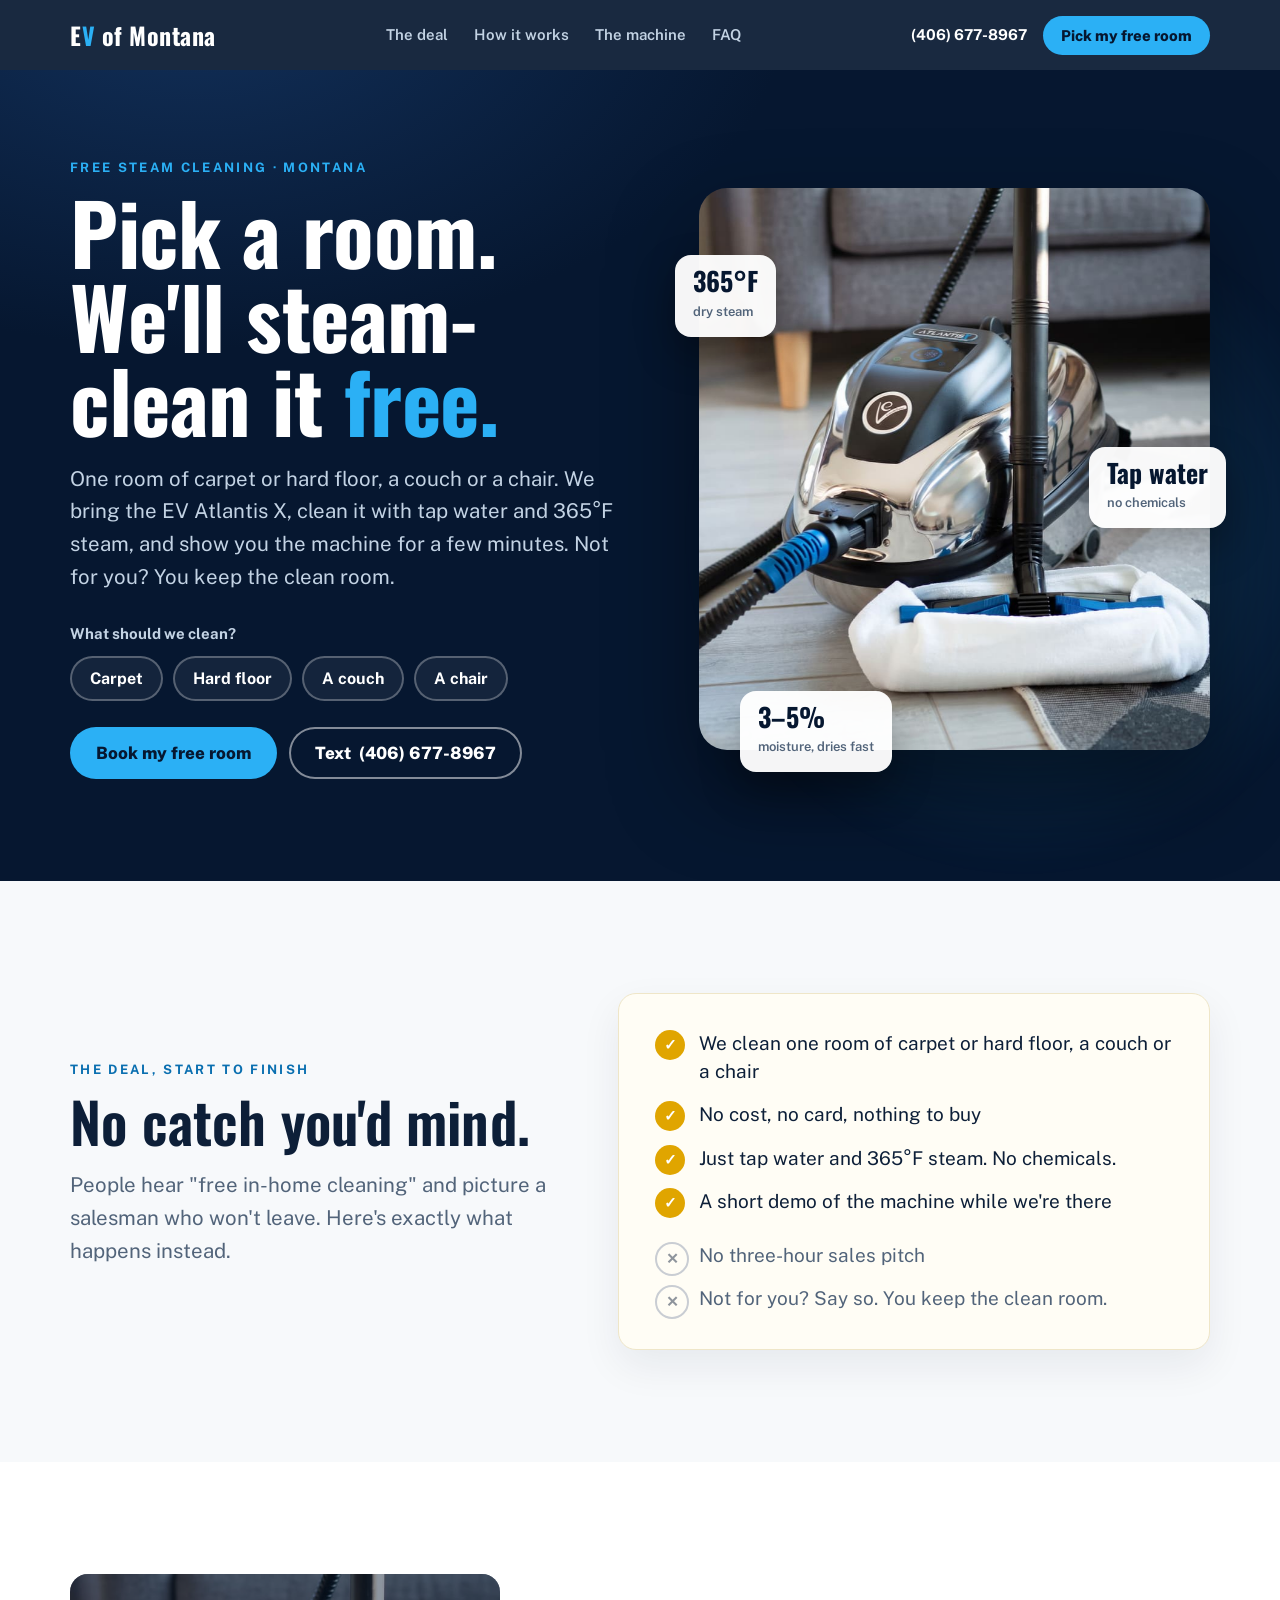
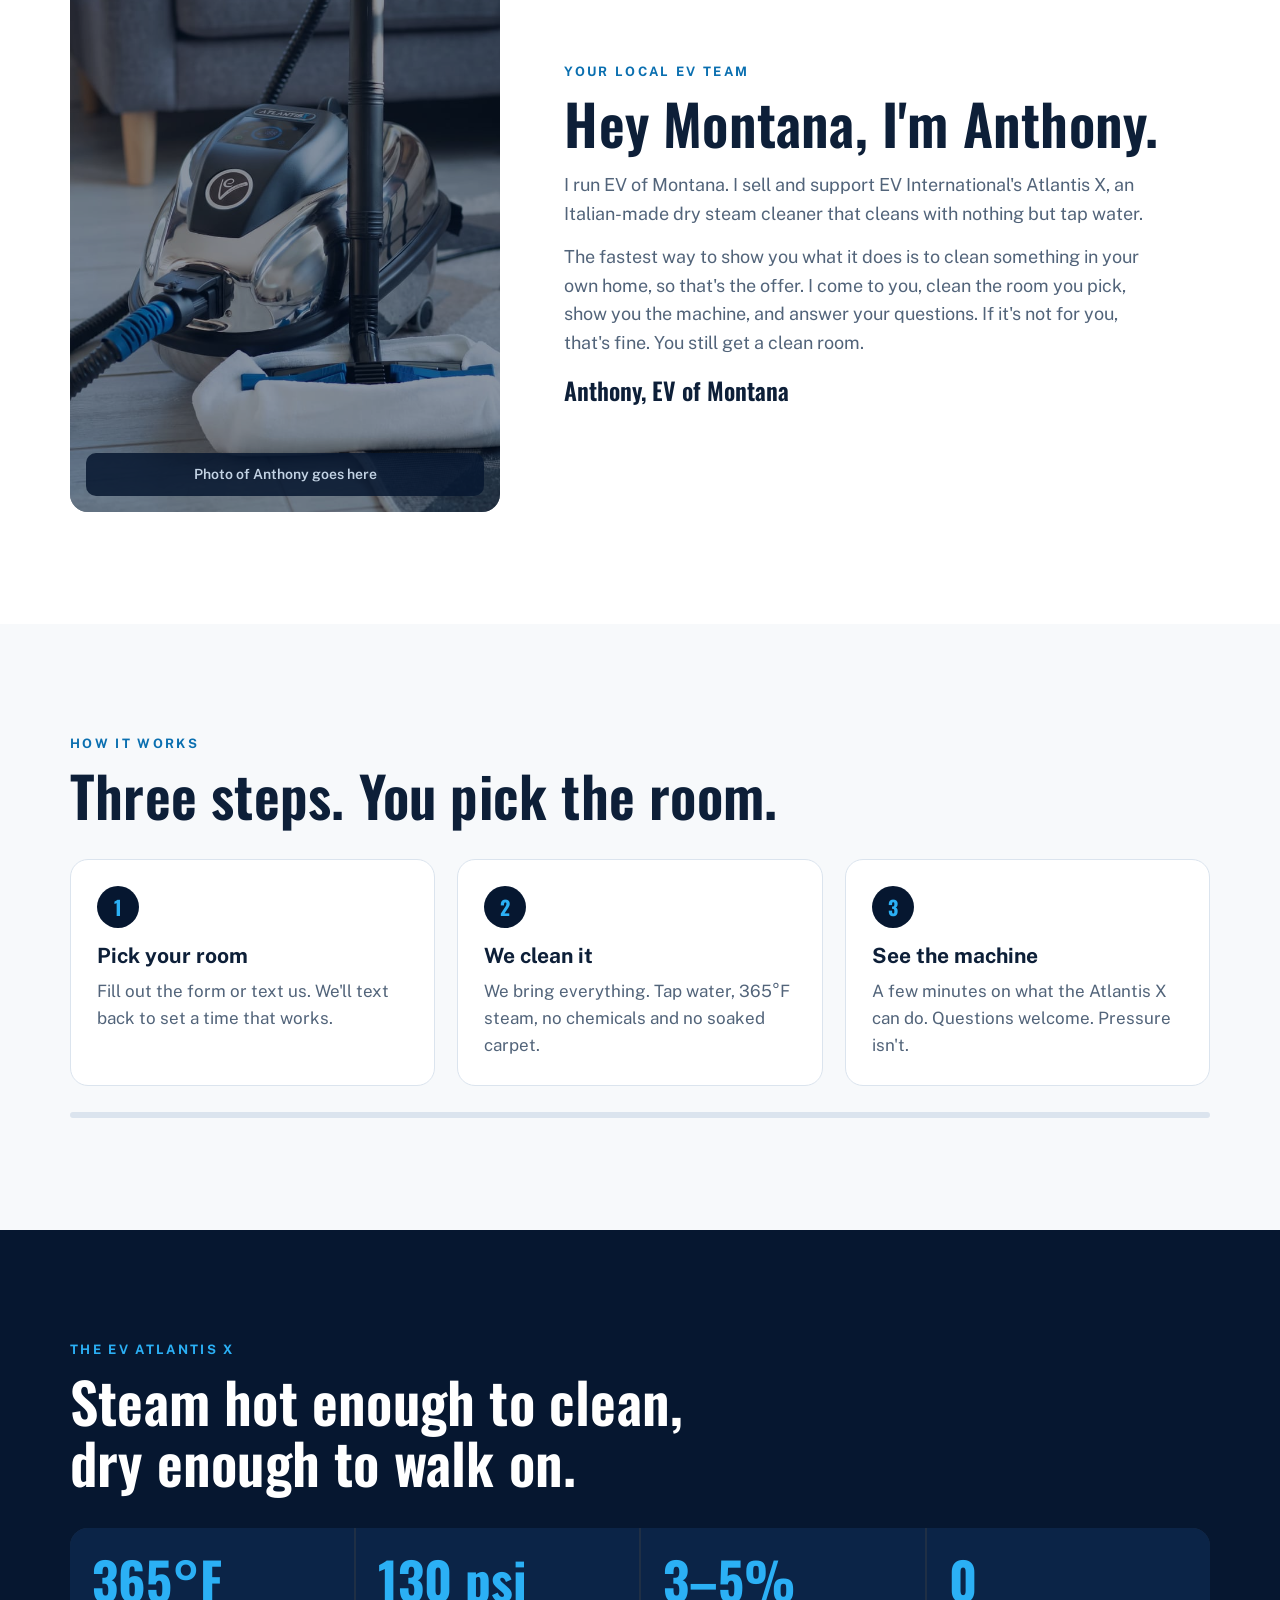
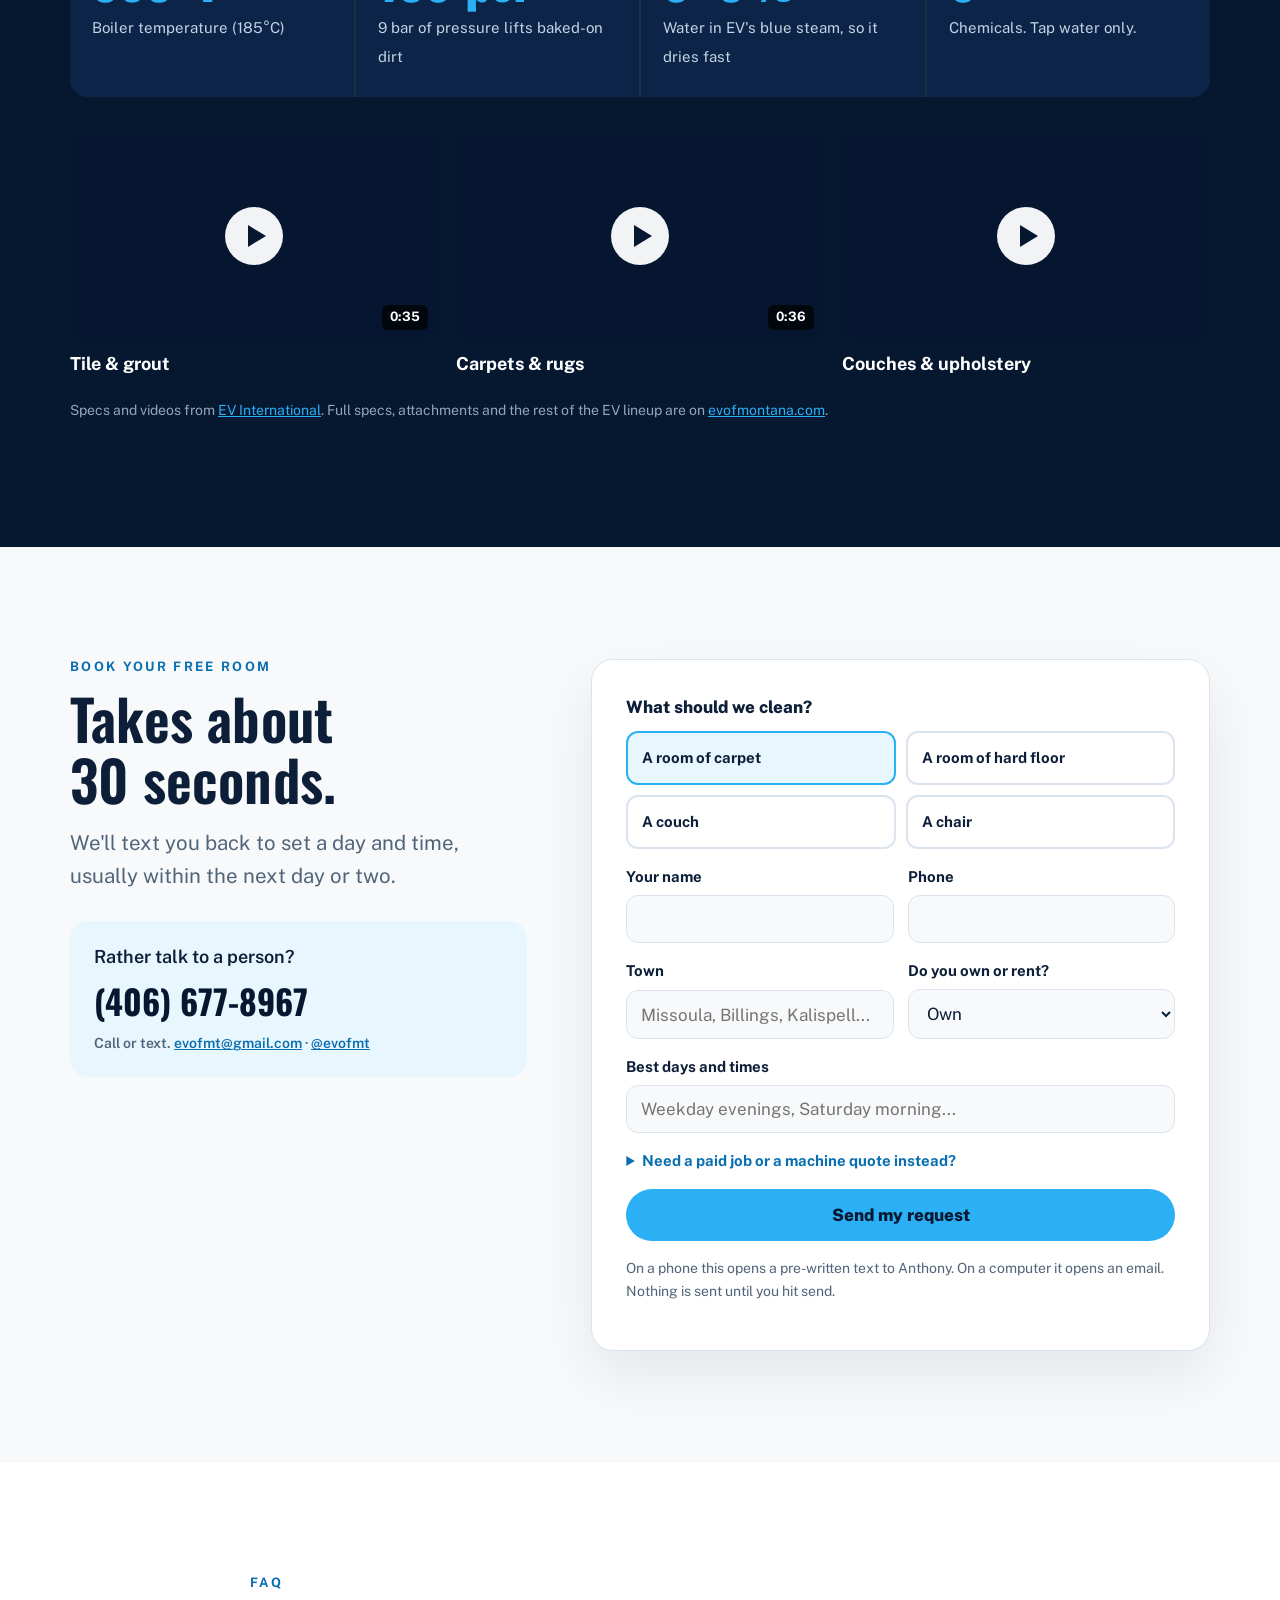
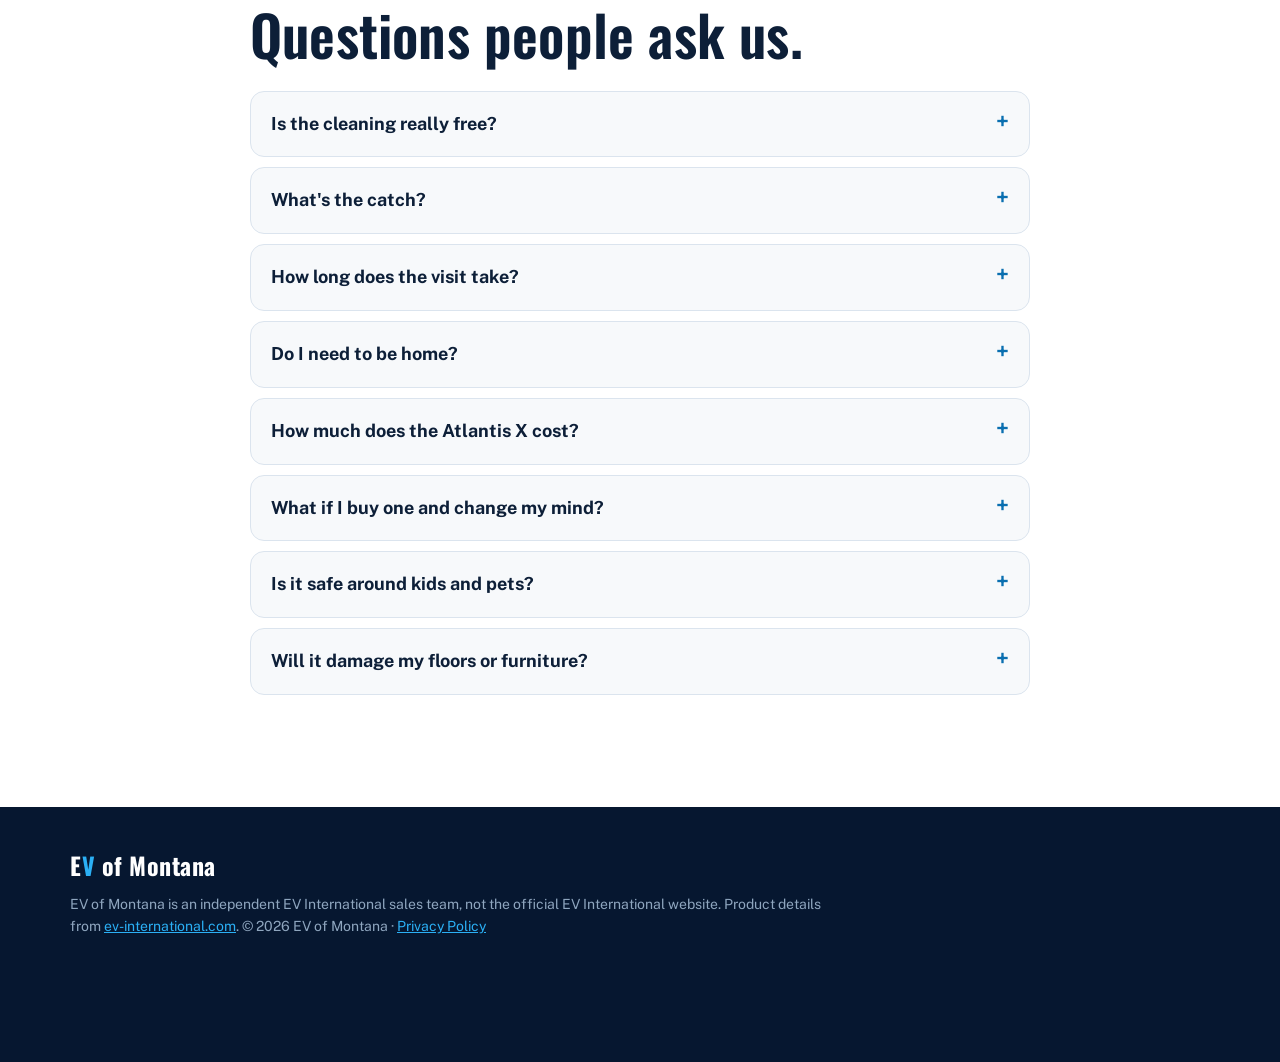
<file: index.html>
<!doctype html>
<html lang="en">
<head>
  <meta charset="utf-8">
  <meta name="viewport" content="width=device-width, initial-scale=1">
  <title>Free One-Room Steam Cleaning | EV of Montana</title>
  <meta name="description" content="Pick one room of carpet or hard floor, a couch or a chair. Anthony from EV of Montana steam-cleans it free with the EV Atlantis X and shows you the machine for a few minutes.">
  <!-- Preview build. Remove this line only if this version replaces evofmontana.com. -->
  <meta name="robots" content="noindex, nofollow">
  <meta property="og:title" content="Pick a room. We'll steam-clean it free. | EV of Montana">
  <meta property="og:description" content="One room of carpet or hard floor, a couch or a chair. Tap water and 365°F steam, plus a short demo of the EV Atlantis X.">
  <meta property="og:type" content="website">
  <meta property="og:image" content="og-image.jpg">
  <meta name="theme-color" content="#061730">
  <link rel="icon" href="favicon.ico" sizes="48x48">
  <link rel="icon" href="favicon.png" type="image/png" sizes="512x512">
  <link rel="apple-touch-icon" href="apple-touch-icon.png">
  <link rel="preconnect" href="https://fonts.googleapis.com">
  <link rel="preconnect" href="https://fonts.gstatic.com" crossorigin>
  <link href="https://fonts.googleapis.com/css2?family=Oswald:wght@500;600;700&family=Public+Sans:wght@400;500;600;700;800&display=swap" rel="stylesheet">
  <link rel="stylesheet" href="styles.css?v=1">
  <script>document.documentElement.classList.add("js");</script>
  <!-- META PIXEL goes here when Anthony's ad account exists (same block as the live site). -->
</head>
<body>

  <header class="nav" id="top">
    <div class="wrap nav-row">
      <a class="brand" href="#top" aria-label="EV of Montana, back to top">E<span>V</span> of Montana</a>
      <nav class="nav-links" aria-label="Main">
        <a href="#deal">The deal</a>
        <a href="#how">How it works</a>
        <a href="#steam">The machine</a>
        <a href="#faq">FAQ</a>
      </nav>
      <div class="nav-act">
        <a class="nav-tel js-tel" href="tel:+14066778967"><span class="js-phone">(406) 677-8967</span></a>
        <a class="btn btn-sm" href="#book">Pick my free room</a>
      </div>
    </div>
  </header>

  <main>
    <!-- HERO: the offer, with the room picker that pre-fills the form -->
    <section class="hero">
      <div class="hero-glow" aria-hidden="true"></div>
      <div class="wrap hero-grid">
        <div class="hero-copy">
          <p class="eyebrow">Free steam cleaning · Montana</p>
          <h1>Pick a room.<br>We'll steam-clean it <em>free.</em></h1>
          <p class="lead">One room of carpet or hard floor, a couch or a chair. We bring the EV Atlantis X, clean it with tap water and 365°F steam, and show you the machine for a few minutes. Not for you? You keep the clean room.</p>
          <div class="picker" role="group" aria-label="What should we clean?">
            <p class="picker-label">What should we clean?</p>
            <div class="chips">
              <button type="button" class="chip" data-pick="Free cleaning: a room of carpet">Carpet</button>
              <button type="button" class="chip" data-pick="Free cleaning: a room of hard floor or tile">Hard floor</button>
              <button type="button" class="chip" data-pick="Free cleaning: a couch">A couch</button>
              <button type="button" class="chip" data-pick="Free cleaning: a chair">A chair</button>
            </div>
          </div>
          <div class="hero-cta">
            <a class="btn" href="#book">Book my free room</a>
            <a class="btn btn-ghost js-sms" href="sms:+14066778967">Text <span class="js-phone">(406) 677-8967</span></a>
          </div>
        </div>
        <div class="hero-art" aria-hidden="true">
          <div class="frame"><img class="hero-img" src="img/atlantis.jpg" alt="" fetchpriority="high"></div>
          <div class="float f1"><b>365°F</b><span>dry steam</span></div>
          <div class="float f2"><b>Tap water</b><span>no chemicals</span></div>
          <div class="float f3"><b>3–5%</b><span>moisture, dries fast</span></div>
        </div>
      </div>
    </section>

    <!-- THE DEAL: same honest list as the ads -->
    <section class="section" id="deal">
      <div class="wrap deal-grid">
        <div>
          <p class="eyebrow dark">The deal, start to finish</p>
          <h2>No catch you'd mind.</h2>
          <p class="lead dark">People hear "free in-home cleaning" and picture a salesman who won't leave. Here's exactly what happens instead.</p>
        </div>
        <div class="note">
          <ul class="ticks">
            <li class="y">We clean one room of carpet or hard floor, a couch or a chair</li>
            <li class="y">No cost, no card, nothing to buy</li>
            <li class="y">Just tap water and 365°F steam. No chemicals.</li>
            <li class="y">A short demo of the machine while we're there</li>
            <li class="n">No three-hour sales pitch</li>
            <li class="n">Not for you? Say so. You keep the clean room.</li>
          </ul>
        </div>
      </div>
    </section>

    <!-- MEET ANTHONY: owner intro, the format the research says builds trust -->
    <section class="section tint" id="anthony">
      <div class="wrap owner">
        <div class="owner-photo">
          <img src="img/atlantis.jpg" alt="The EV Atlantis X steam cleaner" loading="lazy">
          <p class="owner-tag">Photo of Anthony goes here</p>
        </div>
        <div class="owner-copy">
          <p class="eyebrow dark">Your local EV team</p>
          <h2>Hey Montana, I'm Anthony.</h2>
          <p>I run EV of Montana. I sell and support EV International's Atlantis X, an Italian-made dry steam cleaner that cleans with nothing but tap water.</p>
          <p>The fastest way to show you what it does is to clean something in your own home, so that's the offer. I come to you, clean the room you pick, show you the machine, and answer your questions. If it's not for you, that's fine. You still get a clean room.</p>
          <p class="sig">Anthony, EV of Montana</p>
        </div>
      </div>
    </section>

    <!-- HOW IT WORKS: scroll-linked progress line -->
    <section class="section" id="how">
      <div class="wrap">
        <p class="eyebrow dark">How it works</p>
        <h2>Three steps. You pick the room.</h2>
        <ol class="steps" id="steps">
          <li><span class="num">1</span><h3>Pick your room</h3><p>Fill out the form or text us. We'll text back to set a time that works.</p></li>
          <li><span class="num">2</span><h3>We clean it</h3><p>We bring everything. Tap water, 365°F steam, no chemicals and no soaked carpet.</p></li>
          <li><span class="num">3</span><h3>See the machine</h3><p>A few minutes on what the Atlantis X can do. Questions welcome. Pressure isn't.</p></li>
        </ol>
        <div class="progress" aria-hidden="true"><i id="progress-bar"></i></div>
      </div>
    </section>

    <!-- THE MACHINE -->
    <section class="section dark-band" id="steam">
      <div class="wrap">
        <p class="eyebrow">The EV Atlantis X</p>
        <h2>Steam hot enough to clean, dry enough to walk on.</h2>
        <div class="stats">
          <div><b>365°F</b><span>Boiler temperature (185°C)</span></div>
          <div><b>130 psi</b><span>9 bar of pressure lifts baked-on dirt</span></div>
          <div><b>3–5%</b><span>Water in EV's blue steam, so it dries fast</span></div>
          <div><b>0</b><span>Chemicals. Tap water only.</span></div>
        </div>
        <div class="clips">
          <button class="clip video" data-id="APJEMHPT5QE" type="button"><span class="vthumb" style="background-image:url('https://i.ytimg.com/vi/APJEMHPT5QE/hqdefault.jpg')"><span class="play"></span><span class="len">0:35</span></span><span class="clip-t">Tile &amp; grout</span></button>
          <button class="clip video" data-id="-tkS0tUUFms" type="button"><span class="vthumb" style="background-image:url('https://i.ytimg.com/vi/-tkS0tUUFms/hqdefault.jpg')"><span class="play"></span><span class="len">0:36</span></span><span class="clip-t">Carpets &amp; rugs</span></button>
          <button class="clip video" data-id="05ZplslDDQg" type="button"><span class="vthumb" style="background-image:url('https://i.ytimg.com/vi/05ZplslDDQg/hqdefault.jpg')"><span class="play"></span></span><span class="clip-t">Couches &amp; upholstery</span></button>
        </div>
        <p class="fine">Specs and videos from <a href="https://ev-international.com/atlantis-x" target="_blank" rel="noopener">EV International</a>. Full specs, attachments and the rest of the EV lineup are on <a href="https://evofmontana.com" target="_blank" rel="noopener">evofmontana.com</a>.</p>
      </div>
    </section>

    <!-- BOOKING FORM: qualifying questions, same as the Instant Form -->
    <section class="section" id="book">
      <div class="wrap book-grid">
        <div>
          <p class="eyebrow dark">Book your free room</p>
          <h2>Takes about 30 seconds.</h2>
          <p class="lead dark">We'll text you back to set a day and time, usually within the next day or two.</p>
          <div class="callbox">
            <p>Rather talk to a person?</p>
            <a class="js-tel big-tel" href="tel:+14066778967"><span class="js-phone">(406) 677-8967</span></a>
            <p class="fine">Call or text. <a href="mailto:evofmt@gmail.com">evofmt@gmail.com</a> · <a href="https://www.instagram.com/evofmt/" target="_blank" rel="noopener">@evofmt</a></p>
          </div>
        </div>
        <form class="form" id="demo-form">
          <fieldset class="pick">
            <legend>What should we clean?</legend>
            <label><input type="radio" name="interest" value="Free cleaning: a room of carpet" checked><span>A room of carpet</span></label>
            <label><input type="radio" name="interest" value="Free cleaning: a room of hard floor or tile"><span>A room of hard floor</span></label>
            <label><input type="radio" name="interest" value="Free cleaning: a couch"><span>A couch</span></label>
            <label><input type="radio" name="interest" value="Free cleaning: a chair"><span>A chair</span></label>
          </fieldset>
          <div class="row2">
            <label>Your name<input id="f-name" name="name" required autocomplete="name"></label>
            <label>Phone<input id="f-phone" name="phone" type="tel" required autocomplete="tel"></label>
          </div>
          <div class="row2">
            <label>Town<input id="f-town" name="town" required placeholder="Missoula, Billings, Kalispell..."></label>
            <label>Do you own or rent?
              <select id="f-own" name="own"><option>Own</option><option>Rent</option></select>
            </label>
          </div>
          <label>Best days and times<input id="f-when" name="when" placeholder="Weekday evenings, Saturday morning..."></label>
          <details class="more">
            <summary>Need a paid job or a machine quote instead?</summary>
            <label>Tell us what you need<input id="f-other" name="other" placeholder="Tile &amp; grout, a shower, a car, a quote on an EV..."></label>
          </details>
          <button class="btn btn-full" type="submit">Send my request</button>
          <p class="fine">On a phone this opens a pre-written text to Anthony. On a computer it opens an email. Nothing is sent until you hit send.</p>
        </form>
      </div>
    </section>

    <!-- FAQ -->
    <section class="section tint" id="faq">
      <div class="wrap narrow">
        <p class="eyebrow dark">FAQ</p>
        <h2>Questions people ask us.</h2>
        <div class="faq">
          <details><summary>Is the cleaning really free?</summary><p>Yes. We clean one room of carpet or hard floor, a couch or a chair at no charge, and you don't have to buy anything.</p></details>
          <details><summary>What's the catch?</summary><p>While we're there, we show you the Atlantis X for a few minutes and answer questions. That's the whole catch. If it's not for you, say so. You keep the clean room and we head out.</p></details>
          <details><summary>How long does the visit take?</summary><p>It depends on the room you pick. We'll give you a time estimate when we book you, and the demo part is short.</p></details>
          <details><summary>Do I need to be home?</summary><p>Yes, and if more than one person decides on big purchases in your house, it helps if they're there too, so nobody has to explain it later.</p></details>
          <details><summary>How much does the Atlantis X cost?</summary><p>It depends on the package and accessories, so it's covered at your demo or over the phone.</p></details>
          <details><summary>What if I buy one and change my mind?</summary><p>For in-home sales, you get a written notice when you buy that lets you cancel until midnight of the third business day, as the FTC's Cooling-Off Rule requires.</p></details>
          <details><summary>Is it safe around kids and pets?</summary><p>It cleans with water only, so there's no chemical residue. The steam is very hot, so keep the nozzle pointed away from people and animals like any hot appliance.</p></details>
          <details><summary>Will it damage my floors or furniture?</summary><p>It's built for most sealed surfaces, and the low moisture means no soaking. We skip unsealed wood, waxed floors and heat-sensitive materials, and test a hidden spot first.</p></details>
        </div>
      </div>
    </section>
  </main>

  <footer class="footer">
    <div class="wrap foot">
      <p class="brand">E<span>V</span> of Montana</p>
      <p class="fine">EV of Montana is an independent EV International sales team, not the official EV International website. Product details from <a href="https://ev-international.com" target="_blank" rel="noopener">ev-international.com</a>. © <span id="year"></span> EV of Montana · <a href="privacy.html">Privacy Policy</a></p>
    </div>
  </footer>

  <div class="sticky">
    <a class="js-tel" href="tel:+14066778967">Call</a>
    <a class="go" href="#book">Pick my free room</a>
  </div>

  <dialog class="video-modal" id="video-modal">
    <button class="close" type="button" aria-label="Close video">×</button>
    <div class="vframe"></div>
  </dialog>

  <script src="script.js?v=1"></script>
</body>
</html>
</file>
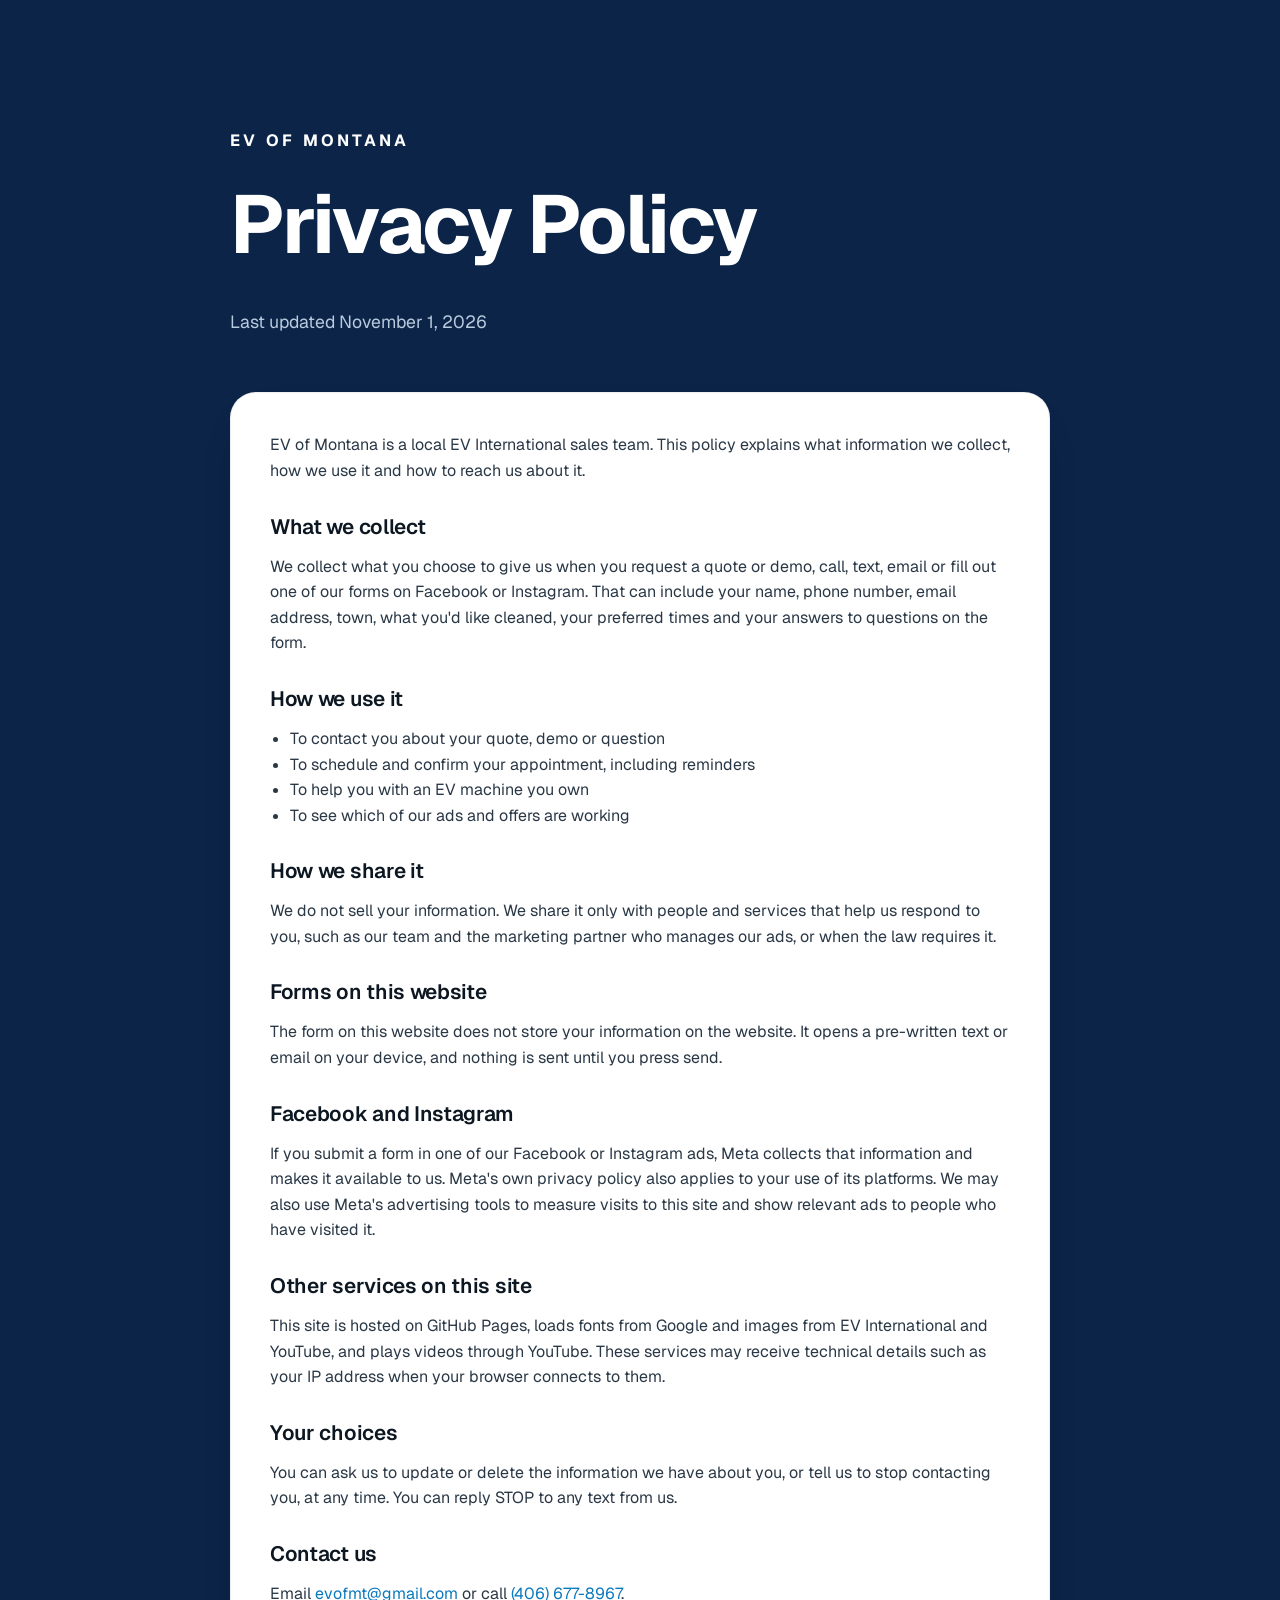
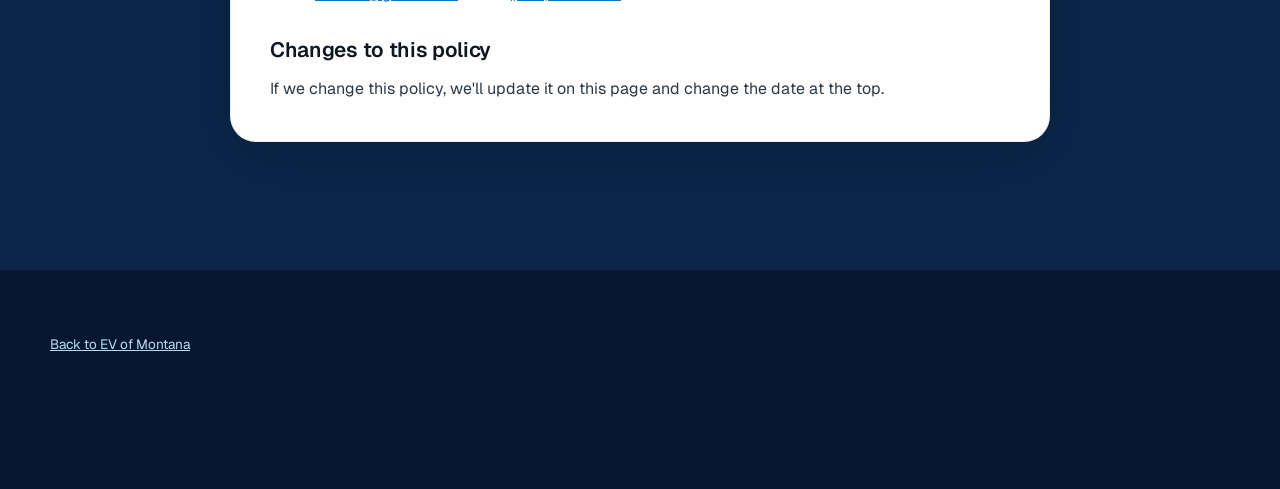
<file: privacy.html>
<!doctype html>
<html lang="en">
<head>
  <meta charset="utf-8">
  <meta name="viewport" content="width=device-width, initial-scale=1">
  <title>Privacy Policy | EV of Montana</title>
  <meta name="description" content="How EV of Montana collects and uses the information you share with us.">
  <meta name="theme-color" content="#061730">
  <link rel="icon" href="favicon.ico" sizes="48x48">
  <link rel="icon" href="favicon.png" type="image/png" sizes="512x512">
  <link rel="apple-touch-icon" href="apple-touch-icon.png">
  <link rel="preconnect" href="https://fonts.googleapis.com">
  <link rel="preconnect" href="https://fonts.gstatic.com" crossorigin>
  <link href="https://fonts.googleapis.com/css2?family=Geist:wght@300;400;500;600;700;800&display=swap" rel="stylesheet">
  <link rel="stylesheet" href="legal.css">
</head>
<body class="home">
  <main>
    <section class="section">
      <div class="wrap narrow">
        <div class="head">
          <a class="brand" href="index.html">EV of Montana</a>
          <h1 class="legal-title">Privacy Policy</h1>
          <p class="section-lead">Last updated November 1, 2026</p>
        </div>
        <article class="legal">
          <p>EV of Montana is a local EV International sales team. This policy explains what information we collect, how we use it and how to reach us about it.</p>

          <h2>What we collect</h2>
          <p>We collect what you choose to give us when you request a quote or demo, call, text, email or fill out one of our forms on Facebook or Instagram. That can include your name, phone number, email address, town, what you'd like cleaned, your preferred times and your answers to questions on the form.</p>

          <h2>How we use it</h2>
          <ul>
            <li>To contact you about your quote, demo or question</li>
            <li>To schedule and confirm your appointment, including reminders</li>
            <li>To help you with an EV machine you own</li>
            <li>To see which of our ads and offers are working</li>
          </ul>

          <h2>How we share it</h2>
          <p>We do not sell your information. We share it only with people and services that help us respond to you, such as our team and the marketing partner who manages our ads, or when the law requires it.</p>

          <h2>Forms on this website</h2>
          <p>The form on this website does not store your information on the website. It opens a pre-written text or email on your device, and nothing is sent until you press send.</p>

          <h2>Facebook and Instagram</h2>
          <p>If you submit a form in one of our Facebook or Instagram ads, Meta collects that information and makes it available to us. Meta's own privacy policy also applies to your use of its platforms. We may also use Meta's advertising tools to measure visits to this site and show relevant ads to people who have visited it.</p>

          <h2>Other services on this site</h2>
          <p>This site is hosted on GitHub Pages, loads fonts from Google and images from EV International and YouTube, and plays videos through YouTube. These services may receive technical details such as your IP address when your browser connects to them.</p>

          <h2>Your choices</h2>
          <p>You can ask us to update or delete the information we have about you, or tell us to stop contacting you, at any time. You can reply STOP to any text from us.</p>

          <h2>Contact us</h2>
          <p>Email <a href="mailto:evofmt@gmail.com">evofmt@gmail.com</a> or call <a href="tel:+14066778967">(406) 677-8967</a>.</p>

          <h2>Changes to this policy</h2>
          <p>If we change this policy, we'll update it on this page and change the date at the top.</p>
        </article>
      </div>
    </section>
  </main>
  <footer class="footer">
    <div class="wrap">
      <p class="fine"><a href="index.html">Back to EV of Montana</a></p>
    </div>
  </footer>
</body>
</html>
</file>
<file: styles.css>
/* EV of Montana v2. Same navy and EV blue as the ads, so the page feels like the ad they tapped. */
:root {
  --navy: #061730; --navy-2: #0b2447; --navy-3: #12305a;
  --blue: #2bb0f5; --blue-deep: #0a6fb0; --ice: #e8f6fe;
  --paper: #f7f9fb; --white: #ffffff; --ink: #0d1f38; --muted: #52647a; --line: #dbe4ee;
  --amber: #e0a500;
  --display: "Oswald", "Arial Narrow", Arial, sans-serif;
  --body: "Public Sans", "Segoe UI", Arial, sans-serif;
  --r: 18px;
}
* { box-sizing: border-box; }
html { scroll-behavior: smooth; scroll-padding-top: 84px; }
body { margin: 0; background: var(--paper); color: var(--ink); font: 400 18px/1.6 var(--body); -webkit-font-smoothing: antialiased; }
img { max-width: 100%; display: block; }
a { color: inherit; }
h1, h2, h3 { margin: 0; text-wrap: balance; }
h2 { font: 600 clamp(34px, 4.6vw, 56px)/1.08 var(--display); letter-spacing: .2px; margin-bottom: 18px; }
h3 { font: 700 21px/1.3 var(--body); }
p { margin: 0 0 14px; }
.wrap { width: 100%; max-width: 1180px; margin: 0 auto; padding-left: max(20px, env(safe-area-inset-left, 0px)); padding-right: max(20px, env(safe-area-inset-right, 0px)); }
.narrow { max-width: 820px; }
.section { padding-block: clamp(64px, 9vw, 112px); }
.tint { background: var(--white); }
.eyebrow { font: 700 13px var(--body); letter-spacing: .18em; text-transform: uppercase; color: var(--blue); margin-bottom: 14px; }
.eyebrow.dark { color: var(--blue-deep); }
.lead { font-size: clamp(18px, 1.6vw, 21px); color: #c3d3e4; max-width: 600px; }
.lead.dark { color: var(--muted); }
.fine { font-size: 14px; color: var(--muted); }
.fine a { color: var(--blue-deep); }

/* buttons */
.btn { display: inline-flex; align-items: center; justify-content: center; gap: 8px; background: var(--blue); color: var(--navy); font: 800 17px var(--body); text-decoration: none; padding: 16px 26px; border-radius: 999px; border: 0; cursor: pointer; transition: transform .2s, background .2s; }
.btn:hover { background: #55c2fa; transform: translateY(-1px); }
.btn:focus-visible, .chip:focus-visible, a:focus-visible, summary:focus-visible { outline: 3px solid var(--amber); outline-offset: 3px; }
.btn-sm { padding: 11px 18px; font-size: 15px; }
.btn-ghost { background: transparent; color: #fff; box-shadow: inset 0 0 0 2px rgba(255,255,255,.5); }
.btn-ghost:hover { background: rgba(255,255,255,.08); }
.btn-full { width: 100%; }

/* nav */
.nav { position: sticky; top: 0; z-index: 20; background: rgba(6,23,48,.92); backdrop-filter: blur(10px); color: #fff; }
.nav-row { display: flex; align-items: center; justify-content: space-between; gap: 20px; height: 70px; }
.brand { font: 700 24px var(--display); letter-spacing: .5px; text-decoration: none; color: #fff; margin: 0; }
.brand span { color: var(--blue); }
.nav-links { display: flex; gap: 26px; }
.nav-links a { text-decoration: none; font-weight: 600; font-size: 15px; color: #c3d3e4; }
.nav-links a:hover { color: #fff; }
.nav-act { display: flex; align-items: center; gap: 16px; }
.nav-tel { font-weight: 700; font-size: 15px; text-decoration: none; color: #fff; }

/* hero */
.hero { position: relative; background: radial-gradient(1000px 600px at 15% -10%, var(--navy-3), var(--navy) 60%); color: #fff; overflow: hidden; padding-block: clamp(48px, 7vw, 96px) clamp(64px, 8vw, 110px); }
.hero-glow { position: absolute; right: -10%; top: 10%; width: 60vw; height: 60vw; max-width: 800px; max-height: 800px; background: radial-gradient(circle, rgba(43,176,245,.25), transparent 62%); filter: blur(10px); pointer-events: none; }
.hero-grid { position: relative; display: grid; grid-template-columns: 1.05fr .95fr; gap: clamp(32px, 5vw, 72px); align-items: center; }
.hero h1 { font: 700 clamp(46px, 6.6vw, 84px)/1.0 var(--display); letter-spacing: -.5px; margin-bottom: 22px; }
.hero h1 em { font-style: normal; color: var(--blue); }
.picker { margin: 28px 0 26px; }
.picker-label { font-weight: 700; font-size: 15px; color: #c3d3e4; margin-bottom: 10px; }
.chips { display: flex; flex-wrap: wrap; gap: 10px; }
.chip { font: 700 16px var(--body); color: #fff; background: rgba(255,255,255,.06); border: 2px solid rgba(255,255,255,.28); padding: 11px 18px; border-radius: 999px; cursor: pointer; transition: background .2s, border-color .2s, color .2s; }
.chip:hover { border-color: var(--blue); }
.chip[aria-pressed="true"] { background: var(--blue); border-color: var(--blue); color: var(--navy); }
.hero-cta { display: flex; flex-wrap: wrap; gap: 12px; }
.hero-art { position: relative; min-width: 0; }
.frame { border-radius: 28px; overflow: hidden; aspect-ratio: 4 / 4.4; max-width: 100%; box-shadow: 0 40px 90px rgba(0,0,0,.45); }
.hero-img { width: 100%; height: 100%; object-fit: cover; object-position: 48% 60%; transform-origin: 50% 60%; }
.float { position: absolute; background: rgba(255,255,255,.96); color: var(--ink); border-radius: 16px; padding: 12px 18px; box-shadow: 0 18px 40px rgba(0,0,0,.3); }
.float b { display: block; font: 700 26px/1.1 var(--display); color: var(--navy); }
.float span { font-size: 13px; color: var(--muted); font-weight: 600; }
.f1 { left: -24px; top: 12%; }
.f2 { right: -16px; top: 46%; }
.f3 { left: 8%; bottom: -22px; }

/* deal */
.deal-grid { display: grid; grid-template-columns: .9fr 1.1fr; gap: clamp(28px, 5vw, 64px); align-items: center; }
.note { background: #fffdf5; border: 1px solid #efe6c8; border-radius: var(--r); padding: clamp(22px, 3vw, 36px); box-shadow: 0 16px 40px rgba(13,31,56,.07); }
.ticks { list-style: none; margin: 0; padding: 0; display: grid; gap: 16px; }
.ticks li { position: relative; padding-left: 44px; font-size: 19px; line-height: 1.45; }
.ticks li::before { position: absolute; left: 0; top: 0; width: 30px; height: 30px; border-radius: 50%; display: grid; place-items: center; font: 800 15px var(--body); }
.ticks .y::before { content: "✓"; background: var(--amber); color: #fff; }
.ticks .n { color: var(--muted); }
.ticks .n::before { content: "✕"; border: 2px solid #c9cdd3; color: #8e949c; }
.ticks .y + .n { margin-top: 10px; padding-top: 0; }

/* owner */
.owner { display: grid; grid-template-columns: .8fr 1.2fr; gap: clamp(28px, 5vw, 64px); align-items: center; }
.owner-photo { position: relative; border-radius: var(--r); overflow: hidden; aspect-ratio: 4 / 5; max-width: 100%; background: var(--navy); }
.owner-photo img { width: 100%; height: 100%; object-fit: cover; object-position: 45% 60%; opacity: .55; }
.owner-tag { position: absolute; left: 16px; right: 16px; bottom: 16px; margin: 0; background: rgba(6,23,48,.85); color: #c3d3e4; font-size: 14px; font-weight: 600; padding: 10px 14px; border-radius: 10px; text-align: center; }
.owner-copy p { color: var(--muted); max-width: 600px; }
.sig { font: 600 24px var(--display); color: var(--ink) !important; margin-top: 8px; }

/* steps */
.steps { list-style: none; padding: 0; margin: 34px 0 0; display: grid; grid-template-columns: repeat(3, 1fr); gap: 22px; }
.steps li { background: var(--white); border: 1px solid var(--line); border-radius: var(--r); padding: 26px; min-width: 0; }
.steps .num { display: inline-grid; place-items: center; width: 42px; height: 42px; border-radius: 50%; background: var(--navy); color: var(--blue); font: 700 20px var(--display); margin-bottom: 14px; }
.steps p { color: var(--muted); margin: 8px 0 0; font-size: 17px; }
.progress { height: 6px; background: var(--line); border-radius: 3px; margin-top: 26px; overflow: hidden; }
.progress i { display: block; height: 100%; width: 100%; background: linear-gradient(90deg, var(--blue-deep), var(--blue)); transform-origin: 0 50%; transform: scaleX(1); }

/* machine */
.dark-band { background: var(--navy); color: #fff; }
.dark-band h2 { max-width: 760px; }
.stats { display: grid; grid-template-columns: repeat(4, 1fr); gap: 2px; margin: 36px 0; background: rgba(255,255,255,.1); border-radius: var(--r); overflow: hidden; }
.stats div { background: var(--navy-2); padding: 26px 22px; min-width: 0; }
.stats b { display: block; font: 700 clamp(36px, 4vw, 52px)/1 var(--display); color: var(--blue); margin-bottom: 8px; font-variant-numeric: tabular-nums; }
.stats span { color: #c3d3e4; font-size: 15px; }
.clips { display: grid; grid-template-columns: repeat(3, 1fr); gap: 18px; margin-bottom: 20px; }
.clip { background: none; border: 0; padding: 0; color: #fff; text-align: left; cursor: pointer; font: inherit; min-width: 0; }
.vthumb { position: relative; display: block; aspect-ratio: 16 / 9; max-width: 100%; border-radius: 14px; background-size: cover; background-position: center; overflow: hidden; }
.vthumb::after { content: ""; position: absolute; inset: 0; background: rgba(6,23,48,.25); transition: background .2s; }
.clip:hover .vthumb::after { background: rgba(6,23,48,.05); }
.play { position: absolute; left: 50%; top: 50%; width: 58px; height: 58px; margin: -29px 0 0 -29px; border-radius: 50%; background: rgba(255,255,255,.95); z-index: 1; }
.play::after { content: ""; position: absolute; left: 23px; top: 18px; border-left: 18px solid var(--navy); border-top: 11px solid transparent; border-bottom: 11px solid transparent; }
.len { position: absolute; right: 10px; bottom: 10px; z-index: 1; background: rgba(0,0,0,.7); font-size: 13px; font-weight: 700; padding: 2px 8px; border-radius: 6px; }
.clip-t { display: block; font-weight: 700; margin-top: 10px; }
.dark-band .fine { color: #8fa6bf; }
.dark-band .fine a { color: var(--blue); }

/* booking */
.book-grid { display: grid; grid-template-columns: .85fr 1.15fr; gap: clamp(28px, 5vw, 64px); align-items: start; }
.callbox { margin-top: 28px; padding: 22px 24px; border-radius: var(--r); background: var(--ice); }
.callbox p { margin: 0; font-weight: 600; }
.big-tel { display: block; font: 700 34px var(--display); color: var(--navy); text-decoration: none; margin: 4px 0 6px; }
.form { background: var(--white); border: 1px solid var(--line); border-radius: 22px; padding: clamp(20px, 3vw, 34px); box-shadow: 0 24px 60px rgba(13,31,56,.08); display: grid; gap: 16px; min-width: 0; }
.form label { display: grid; gap: 6px; font-weight: 700; font-size: 15px; min-width: 0; }
.form input, .form select { width: 100%; font: 400 17px var(--body); padding: 13px 14px; border: 1.5px solid var(--line); border-radius: 12px; background: var(--paper); color: var(--ink); }
.form input:focus, .form select:focus { outline: none; border-color: var(--blue); box-shadow: 0 0 0 3px rgba(43,176,245,.25); }
.row2 { display: grid; grid-template-columns: 1fr 1fr; gap: 14px; }
.pick { border: 0; padding: 0; margin: 0; display: grid; grid-template-columns: 1fr 1fr; gap: 10px; }
.pick legend { font-weight: 800; font-size: 17px; margin-bottom: 10px; padding: 0; }
.pick label { position: relative; }
.pick input { position: absolute; opacity: 0; pointer-events: none; }
.pick span { display: block; border: 2px solid var(--line); border-radius: 12px; padding: 13px 14px; font-weight: 700; cursor: pointer; transition: border-color .2s, background .2s; }
.pick input:checked + span { border-color: var(--blue); background: var(--ice); }
.pick input:focus-visible + span { outline: 3px solid var(--amber); outline-offset: 2px; }
.more summary { cursor: pointer; font-weight: 700; font-size: 15px; color: var(--blue-deep); }
.more label { margin-top: 10px; }

/* faq */
.faq { display: grid; gap: 10px; margin-top: 26px; }
.faq details { background: var(--paper); border: 1px solid var(--line); border-radius: 14px; padding: 4px 20px; }
.faq summary { cursor: pointer; font-weight: 700; padding: 14px 0; list-style: none; display: flex; justify-content: space-between; gap: 12px; }
.faq summary::-webkit-details-marker { display: none; }
.faq summary::after { content: "+"; font-size: 22px; color: var(--blue-deep); line-height: 1; }
.faq details[open] summary::after { content: "–"; }
.faq p { color: var(--muted); padding-bottom: 14px; margin: 0; }

/* footer + sticky */
.footer { background: var(--navy); color: #fff; padding-block: 40px 110px; }
.foot { display: grid; gap: 10px; }
.footer .fine { color: #8fa6bf; max-width: 760px; }
.footer .fine a { color: var(--blue); }
.sticky { position: fixed; left: 0; right: 0; bottom: 0; z-index: 30; display: none; gap: 10px; padding: 10px max(12px, env(safe-area-inset-right, 0px)) calc(10px + env(safe-area-inset-bottom, 0px)) max(12px, env(safe-area-inset-left, 0px)); background: rgba(6,23,48,.96); }
.sticky a { flex: 1; text-align: center; text-decoration: none; font-weight: 800; padding: 14px; border-radius: 999px; color: #fff; box-shadow: inset 0 0 0 2px rgba(255,255,255,.4); }
.sticky .go { flex: 2; background: var(--blue); color: var(--navy); box-shadow: none; }

/* video modal */
.video-modal { width: min(960px, 94vw); padding: 0; border: 0; border-radius: 16px; background: #000; overflow: visible; }
.video-modal::backdrop { background: rgba(0,0,0,.8); }
.vframe { aspect-ratio: 16 / 9; }
.vframe iframe { width: 100%; height: 100%; border: 0; border-radius: 16px; }
.video-modal .close { position: absolute; right: -6px; top: -46px; background: none; border: 0; color: #fff; font-size: 38px; cursor: pointer; }

/* motion: hero loads in once, everything else is scroll-linked in script.js */
.js .hero-copy > * { animation: rise .9s cubic-bezier(.2,.7,.2,1) both; }
.js .hero-copy > *:nth-child(2) { animation-delay: .08s; }
.js .hero-copy > *:nth-child(3) { animation-delay: .16s; }
.js .hero-copy > *:nth-child(4) { animation-delay: .24s; }
.js .hero-copy > *:nth-child(5) { animation-delay: .32s; }
.js .hero-img { animation: settle 2.4s cubic-bezier(.2,.7,.2,1) both; }
.js .float { animation: rise 1s cubic-bezier(.2,.7,.2,1) both; }
.js .f1 { animation-delay: .5s; } .js .f2 { animation-delay: .7s; } .js .f3 { animation-delay: .9s; }
@keyframes rise { from { opacity: 0; transform: translateY(18px); } to { opacity: 1; transform: none; } }
@keyframes settle { from { transform: scale(1.14); } to { transform: scale(1); } }

@media (max-width: 960px) {
  .nav-links { display: none; }
  .hero-grid, .deal-grid, .owner, .book-grid { grid-template-columns: 1fr; }
  .hero-art { max-width: 520px; margin: 18px auto 0; width: 100%; }
  .f1 { left: -6px; } .f2 { right: -6px; }
  .stats { grid-template-columns: 1fr 1fr; }
  .owner-photo { max-width: 420px; }
}
@media (max-width: 720px) {
  body { font-size: 17px; padding-bottom: 76px; }
  .nav-tel { display: none; }
  .steps, .clips { grid-template-columns: 1fr; }
  .row2 { grid-template-columns: 1fr; }
  .sticky { display: flex; }
  .footer { padding-bottom: 40px; }
}
@media (max-width: 420px) {
  .btn-sm { display: none; }
  .pick { grid-template-columns: 1fr; }
  .float b { font-size: 21px; }
}
@media (prefers-reduced-motion: reduce) {
  html { scroll-behavior: auto; }
  .js .hero-copy > *, .js .hero-img, .js .float { animation: none; }
  .btn, .chip { transition: none; }
}
</file>
<file: legal.css>
:root {
  --night: #061730;
  --night-2: #0a2040;
  --ink: #0d1722;
  --text: #2a3846;
  --muted: #5b6d80;
  --bg: #0b2447;
  --bg-tint: #0f2e59;
  --on-dark: #b9cbde;
  --white: #ffffff;
  --blue: #2bb0f5;
  --blue-deep: #0b78bd;
  --blue-ice: #bfe6ff;
  --hair: rgba(13, 23, 34, 0.07);
  --hair-dark: rgba(255, 255, 255, 0.09);
  --shadow: 0 1px 2px rgba(13, 23, 34, 0.04), 0 18px 50px -20px rgba(13, 23, 34, 0.14);
  --spring: cubic-bezier(0.32, 0.72, 0, 1);
  --font: "Geist", ui-sans-serif, system-ui, sans-serif;
}

* { box-sizing: border-box; }
html { scroll-behavior: smooth; scroll-padding-top: 96px; }
body { margin: 0; font-family: var(--font); color: var(--text); background: var(--bg); line-height: 1.6; -webkit-font-smoothing: antialiased; }
img { max-width: 100%; display: block; }
a { color: var(--blue-deep); }
h1, h2, h3 { color: var(--ink); margin: 0 0 .5em; letter-spacing: -0.035em; line-height: 1.04; }
h1 { font-size: clamp(2.6rem, 6.4vw, 5.4rem); font-weight: 700; }
h2 { font-size: clamp(2rem, 4.4vw, 3.4rem); font-weight: 700; }
h3 { font-size: 1.15rem; font-weight: 600; letter-spacing: -0.015em; line-height: 1.25; }
p { margin: 0 0 1em; }
svg { fill: none; stroke: currentColor; stroke-width: 1.4; stroke-linecap: round; stroke-linejoin: round; }

.wrap { width: min(1180px, 100% - 32px); margin-inline: auto; }
.narrow { width: min(820px, 100% - 32px); }

/* pills */
.pill { display: inline-block; font-size: 11px; font-weight: 500; letter-spacing: .2em; text-transform: uppercase; padding: 7px 14px; border-radius: 999px; color: var(--blue-ice); background: rgba(43,176,245,.1); box-shadow: inset 0 0 0 1px rgba(43,176,245,.25); margin-bottom: 22px; }
.pill-light { color: var(--blue-ice); background: rgba(43,176,245,.14); box-shadow: inset 0 0 0 1px rgba(43,176,245,.32); }

/* buttons */
.btn { display: inline-flex; align-items: center; gap: 12px; font: 500 1rem/1 var(--font); padding: 8px 8px 8px 24px; min-height: 52px; border-radius: 999px; border: 0; text-decoration: none; cursor: pointer; transition: transform .5s var(--spring), background .5s var(--spring), box-shadow .5s var(--spring); }
.btn:active { transform: scale(.98); }
.btn-ic { width: 36px; height: 36px; border-radius: 50%; display: grid; place-items: center; transition: transform .5s var(--spring); }
.btn-ic svg { width: 16px; height: 16px; stroke-width: 1.8; }
.btn:hover .btn-ic { transform: translate(2px, -1px) scale(1.06); }
.btn-primary { background: var(--blue); color: #04111c; box-shadow: 0 10px 30px -8px rgba(43,176,245,.6); }
.btn-primary:hover { background: #4cc0fa; }
.btn-primary .btn-ic { background: rgba(4,17,28,.12); }
.btn-ghost { color: #fff; background: rgba(255,255,255,.06); box-shadow: inset 0 0 0 1px var(--hair-dark); padding: 8px 24px 8px 8px; }
.btn-ghost:hover { background: rgba(255,255,255,.1); }
.btn-ghost .btn-ic { background: rgba(255,255,255,.1); }
.play-ic svg { fill: currentColor; stroke: none; width: 14px; height: 14px; }
.btn-full { width: 100%; justify-content: space-between; }

/* nav: floating island */
.nav-wrap { position: fixed; top: 16px; left: 0; right: 0; z-index: 30; display: flex; justify-content: center; pointer-events: none; padding: 0 16px; }
.nav { pointer-events: auto; display: grid; grid-template-columns: 1fr auto 1fr; align-items: center; gap: 28px; width: min(1080px, 100%); padding: 8px 8px 8px 24px; border-radius: 999px; background: rgba(6, 23, 48, .78); backdrop-filter: blur(18px) saturate(1.4); -webkit-backdrop-filter: blur(18px) saturate(1.4); box-shadow: inset 0 0 0 1px var(--hair-dark), 0 20px 40px -20px rgba(0,0,0,.5); }
.nav-side { display: flex; align-items: center; gap: 24px; }
.nav-right { justify-content: flex-end; }
.nav-side a { color: rgba(255,255,255,.75); text-decoration: none; font-size: .9rem; transition: color .4s var(--spring); }
.nav-side a:hover { color: #fff; }
.brand { color: #fff; text-decoration: none; font-weight: 700; font-size: 1.02rem; letter-spacing: .2em; text-transform: uppercase; white-space: nowrap; }
.nav-side .nav-cta { color: #fff; background: rgba(255,255,255,.08); box-shadow: inset 0 0 0 1px rgba(255,255,255,.16); padding: 11px 20px; border-radius: 999px; }
.nav-side .nav-cta:hover { background: #fff; color: var(--night); }
.burger { display: none; width: 44px; height: 44px; border-radius: 50%; border: 0; background: rgba(255,255,255,.08); position: relative; cursor: pointer; justify-self: end; }
.burger span { position: absolute; left: 14px; right: 14px; height: 1.5px; background: #fff; transition: transform .5s var(--spring); }
.burger span:first-child { top: 18px; } .burger span:last-child { top: 25px; }
.menu-open .burger span:first-child { transform: translateY(3.5px) rotate(45deg); }
.menu-open .burger span:last-child { transform: translateY(-3.5px) rotate(-45deg); }
.menu { position: fixed; inset: 0; z-index: 25; background: rgba(6,23,48,.92); backdrop-filter: blur(28px); -webkit-backdrop-filter: blur(28px); display: flex; flex-direction: column; justify-content: center; gap: 6px; padding: 96px 32px 32px; opacity: 0; pointer-events: none; transition: opacity .5s var(--spring); }
.menu a { color: #fff; text-decoration: none; font-size: 2rem; font-weight: 600; letter-spacing: -0.03em; padding: 6px 0; opacity: 0; transform: translateY(32px); transition: opacity .6s var(--spring), transform .6s var(--spring); }
.menu-open .menu { opacity: 1; pointer-events: auto; }
.menu-open .menu a { opacity: 1; transform: none; }
.menu-open .menu a:nth-child(2) { transition-delay: .05s; } .menu-open .menu a:nth-child(3) { transition-delay: .1s; }
.menu-open .menu a:nth-child(4) { transition-delay: .15s; } .menu-open .menu a:nth-child(5) { transition-delay: .2s; } .menu-open .menu a:nth-child(6) { transition-delay: .25s; }

/* hero */
.hero { position: relative; overflow: hidden; background: var(--night); color: #b9c8d6; padding: 168px 0 120px; min-height: 100dvh; display: flex; align-items: center; }
.glow { position: absolute; border-radius: 50%; filter: blur(80px); pointer-events: none; }
.glow-a { width: 620px; height: 620px; right: -120px; top: -120px; background: radial-gradient(circle, rgba(43,176,245,.32), transparent 65%); }
.glow-b { width: 520px; height: 520px; left: -200px; bottom: -220px; background: radial-gradient(circle, rgba(30,90,200,.28), transparent 65%); }
.hero-center { position: relative; display: flex; flex-direction: column; align-items: center; text-align: center; }
.hero-center .hero-copy { max-width: 1040px; display: flex; flex-direction: column; align-items: center; }
.hero-center h1 { font-size: clamp(2.5rem, 6vw, 4.9rem); }
.hero-center .lead { margin-inline: auto; }
.hero-center .cta-row { justify-content: center; margin-bottom: 64px; }
.hero-center .hero-media { width: min(980px, 100%); }
.hero-center .media-core { aspect-ratio: 16 / 8.2; }
.hero-center .hero-stats { justify-content: center; border-top: 0; padding-top: 0; margin-top: 48px; gap: 0; }
.hero-center .hero-stats div { padding: 0 36px; }
.hero-center .hero-stats div + div { border-left: 1px solid var(--hair-dark); }
.yt-link { display: inline-flex; align-items: center; gap: 10px; margin-top: 36px; color: #cfe6f6; text-decoration: none; font-size: .95rem; padding: 10px 18px; border-radius: 999px; box-shadow: inset 0 0 0 1px var(--hair-dark); transition: background .5s var(--spring), color .5s var(--spring); }
.yt-link svg { width: 20px; height: 20px; color: var(--blue); }
.yt-link:hover { background: rgba(255,255,255,.06); color: #fff; }
.btn-dark { background: #fff; color: var(--night); margin-top: 8px; }
.btn-dark:hover { background: var(--blue-ice); }
.btn-dark .btn-ic { background: rgba(6,23,48,.1); }
.rise-3 { animation-delay: .3s; }
.hero h1 { color: #fff; }
.hero .soft { color: transparent; background: linear-gradient(100deg, #e8f6ff 0%, var(--blue) 70%); -webkit-background-clip: text; background-clip: text; }
.lead { font-size: 1.15rem; line-height: 1.65; max-width: 34em; }
.hero .lead { color: #9fb2c4; }
.cta-row { display: flex; flex-wrap: wrap; gap: 12px; margin: 36px 0 48px; }
.hero-stats { display: flex; gap: 40px; margin: 0; padding-top: 28px; border-top: 1px solid var(--hair-dark); }
.hero-stats dt { color: #fff; font-size: 1.6rem; font-weight: 600; letter-spacing: -0.03em; }
.hero-stats dd { margin: 2px 0 0; font-size: .82rem; color: #7d93a8; }

.hero-media { position: relative; }
.bezel { padding: 7px; border-radius: 32px; background: rgba(255,255,255,.06); box-shadow: inset 0 0 0 1px var(--hair-dark); }
.bezel-core { border-radius: 25px; background: var(--white); box-shadow: inset 0 1px 1px rgba(255,255,255,.9), var(--shadow); overflow: hidden; height: 100%; }
.bezel-dark { background: rgba(255,255,255,.04); box-shadow: inset 0 0 0 1px var(--hair-dark); }
.bezel-dark > .bezel-core { background: var(--night-2); box-shadow: inset 0 1px 1px rgba(255,255,255,.08), 0 40px 80px -30px rgba(0,0,0,.7); }
.media-core { all: unset; display: block; position: relative; width: 100%; aspect-ratio: 4 / 4.4; border-radius: 25px; overflow: hidden; cursor: pointer; background: #000; }
.media-core img { width: 100%; height: 100%; object-fit: cover; transform: scale(1.02); transition: transform 1.2s var(--spring); opacity: .92; }
.media-core:hover img { transform: scale(1.06); }
.media-core:focus-visible { outline: 2px solid var(--blue); outline-offset: 4px; }
.media-core::after { content: ""; position: absolute; inset: 0; background: linear-gradient(180deg, transparent 55%, rgba(5,8,13,.75)); }
.play { position: absolute; z-index: 1; left: 50%; top: 50%; width: 76px; height: 76px; margin: -38px 0 0 -38px; border-radius: 50%; display: grid; place-items: center; background: rgba(255,255,255,.14); backdrop-filter: blur(6px); box-shadow: inset 0 0 0 1px rgba(255,255,255,.35); color: #fff; transition: transform .6s var(--spring), background .6s var(--spring); }
.play svg { width: 26px; height: 26px; fill: currentColor; stroke: none; margin-left: 3px; }
.video:hover .play { transform: scale(1.08); background: var(--blue); }
.play.sm { width: 54px; height: 54px; margin: -27px 0 0 -27px; }
.play.sm svg { width: 18px; height: 18px; }
.media-cap { position: absolute; z-index: 1; left: 24px; bottom: 20px; color: #fff; font-size: .85rem; font-weight: 500; letter-spacing: .02em; }
.chip { position: absolute; z-index: 2; font-size: .8rem; font-weight: 500; color: #fff; padding: 10px 16px; border-radius: 999px; background: rgba(12,22,34,.85); box-shadow: inset 0 0 0 1px rgba(255,255,255,.14), 0 16px 30px -12px rgba(0,0,0,.6); }
.chip::before { content: ""; display: inline-block; width: 7px; height: 7px; border-radius: 50%; background: var(--blue); margin-right: 9px; box-shadow: 0 0 10px var(--blue); vertical-align: 1px; }
.chip-a { left: -22px; top: 22%; }
.chip-b { right: -22px; bottom: 26%; }

/* trust */
.trust { background: var(--night); border-top: 1px solid var(--hair-dark); }
.trust-row { display: flex; flex-wrap: wrap; justify-content: center; align-items: center; gap: 12px 28px; padding: 26px 0; color: #8ea3b7; font-size: .88rem; letter-spacing: .02em; }
.trust-row i { width: 4px; height: 4px; border-radius: 50%; background: #34495d; }

/* sections */
.section { padding: 128px 0; position: relative; }
.section-tint { background: var(--bg-tint); }
.head { max-width: 640px; margin-bottom: 56px; }
.head.center { text-align: center; margin-inline: auto; }
.head h2 { color: #fff; }
.section-lead { font-size: 1.1rem; color: var(--on-dark); max-width: 36em; }

/* bento */
.bento { display: grid; grid-template-columns: repeat(4, 1fr); grid-auto-rows: minmax(240px, auto); gap: 16px; }
.tile .bezel-core { padding: 32px; display: flex; flex-direction: column; }
.tile p { color: var(--muted); margin: 0; font-size: .97rem; }
.tile-steam { grid-column: span 2; grid-row: span 2; }
.tile-steam .bezel-core { background: linear-gradient(160deg, #123a70, #061730); }
.tile-steam h3 { color: #fff; font-size: clamp(1.6rem, 2.6vw, 2.2rem); letter-spacing: -0.03em; line-height: 1.1; margin-bottom: 14px; }
.tile-steam p { color: #94a9bd; font-size: 1.02rem; }
.tile-wide, .tile-half { grid-column: span 2; }
.tile-half .bezel-core { min-height: 200px; }
.tile-k { font-size: 11px; letter-spacing: .2em; text-transform: uppercase; color: var(--blue); margin-bottom: 18px; font-weight: 500; }
.tile-wide { grid-column: span 2; }
.ic { width: 34px; height: 34px; color: var(--blue-deep); margin-bottom: auto; padding-bottom: 18px; box-sizing: content-box; }
.big { display: block; font-size: 2.6rem; font-weight: 700; letter-spacing: -0.04em; color: var(--ink); line-height: 1; margin: 18px 0 10px; }
.steam-compare { margin-top: auto; padding-top: 32px; display: grid; gap: 16px; }
.sc-row { display: grid; grid-template-columns: 150px 1fr 100px; align-items: center; gap: 14px; font-size: .85rem; color: #dbe7f2; }
.sc-row em { font-style: normal; color: var(--blue-ice); text-align: right; }
.sc-bar { height: 10px; border-radius: 999px; background: rgba(255,255,255,.06); overflow: hidden; }
.sc-bar b { display: block; height: 100%; border-radius: 999px; background: linear-gradient(90deg, #7fd3ff, var(--blue)); box-shadow: 0 0 14px rgba(43,176,245,.7); }
.sc-row.muted { color: #6f8396; }
.sc-row.muted em { color: #6f8396; }
.sc-row.muted b { background: #c9d3dc; box-shadow: none; opacity: .55; }
.split-core { flex-direction: row !important; gap: 28px; align-items: center; }
.split-core > div:first-child { flex: 1; display: flex; flex-direction: column; height: 100%; }
.screen-mock { flex: none; width: 190px; height: 150px; border-radius: 18px; background: #070c12; box-shadow: inset 0 0 0 1px rgba(255,255,255,.06); display: flex; align-items: center; justify-content: center; gap: 18px; }
.screen-mock .ring { width: 86px; height: 86px; border-radius: 50%; border: 5px solid var(--blue); box-shadow: 0 0 20px rgba(43,176,245,.55), inset 0 0 14px rgba(43,176,245,.35); display: grid; place-items: center; color: #dff3ff; font-weight: 600; font-size: 1.25rem; position: relative; }
.screen-mock .ring small { position: absolute; bottom: 18px; font-size: .6rem; color: var(--blue-ice); }
.screen-mock ul { list-style: none; margin: 0; padding: 0; display: grid; gap: 8px; font-size: .62rem; color: #6fb9e6; font-weight: 600; }
.screen-mock li i { display: block; width: 26px; height: 2px; background: var(--blue); margin-bottom: 3px; opacity: .7; }

.specs { margin-top: 16px; border-radius: 28px; background: var(--white); box-shadow: inset 0 0 0 1px var(--hair), var(--shadow); }
.specs summary { list-style: none; cursor: pointer; padding: 24px 32px; font-weight: 600; color: var(--ink); display: flex; justify-content: space-between; align-items: center; }
.specs summary::-webkit-details-marker { display: none; }
.specs summary span { width: 34px; height: 34px; border-radius: 50%; display: grid; place-items: center; background: rgba(11,120,189,.08); color: var(--blue-deep); font-size: 1.2rem; transition: transform .5s var(--spring); }
.specs[open] summary span { transform: rotate(45deg); }
.spec-grid { display: grid; grid-template-columns: repeat(2, 1fr); gap: 0 48px; margin: 0; padding: 0 32px 8px; }
.spec-grid div { display: flex; justify-content: space-between; gap: 16px; padding: 14px 0; border-top: 1px solid var(--hair); font-size: .95rem; }
.spec-grid dt { color: var(--muted); }
.spec-grid dd { margin: 0; color: var(--ink); font-weight: 500; text-align: right; }
.fine { font-size: .85rem; color: var(--muted); }
.specs .fine { padding: 8px 32px 26px; margin: 0; }

/* rooms */
.rooms { display: grid; grid-template-columns: repeat(3, 1fr); gap: 16px; }
.room { display: flex; flex-direction: column; background: var(--white); border-radius: 26px; overflow: hidden; box-shadow: inset 0 0 0 1px var(--hair), var(--shadow); transition: transform .7s var(--spring); }
.room-thumb { all: unset; display: block; cursor: pointer; }
.room-thumb:focus-visible { outline: 2px solid var(--blue); outline-offset: -4px; }
.room-thumb .vthumb { aspect-ratio: 16 / 9; border-radius: 0; margin: 0; box-shadow: none; }
.room-thumb:hover .vthumb { transform: none; }
.room-len { position: absolute; z-index: 1; right: 10px; bottom: 10px; padding: 3px 8px; border-radius: 8px; background: rgba(5,8,13,.75); color: #fff; font-size: .78rem; font-weight: 500; }
.room-body { padding: 22px 24px 24px; }
.room-body h3 { margin: 0 0 6px; }
.room-more { display: flex; flex-wrap: wrap; gap: 6px; margin-top: 14px; }
.room-more button { all: unset; cursor: pointer; font-size: .82rem; font-weight: 500; padding: 7px 12px; border-radius: 999px; color: var(--blue-deep); background: rgba(11,120,189,.07); box-shadow: inset 0 0 0 1px rgba(11,120,189,.14); }
.room-more button:hover { background: rgba(11,120,189,.14); }
.room-more button:focus-visible { outline: 2px solid var(--blue); outline-offset: 2px; }
.photo-row { display: grid; grid-template-columns: 2fr 1fr 1fr; gap: 16px; margin-bottom: 16px; }
.photo-row img { width: 100%; height: 300px; object-fit: cover; border-radius: 26px; display: block; }
.kit-photos { display: grid; grid-template-columns: repeat(6, 1fr); gap: 12px; margin-top: 40px; }
.kit-photos figure { margin: 0; padding: 12px 10px; border-radius: 20px; background: var(--white); box-shadow: inset 0 0 0 1px var(--hair); text-align: center; }
.kit-photos img { width: 100%; aspect-ratio: 1; object-fit: contain; display: block; }
.kit-photos figcaption { margin-top: 6px; font-size: .8rem; color: var(--muted); }
.demo-photo { width: 100%; height: 240px; object-fit: cover; border-radius: 22px; display: block; margin-top: 28px; }
.band { position: relative; height: clamp(300px, 42vw, 480px); overflow: hidden; background: var(--night); }
.band img { width: 100%; height: 100%; object-fit: cover; display: block; opacity: .7; }
.band::after { content: ""; position: absolute; inset: 0; background: linear-gradient(180deg, transparent 35%, rgba(5,8,13,.8)); }
.band-copy { position: absolute; z-index: 1; left: 0; right: 0; bottom: 40px; color: #fff; }
.band-copy h2 { margin: 0 0 8px; color: #fff; }
.band-copy p { margin: 0; max-width: 560px; color: rgba(255,255,255,.85); }
.room:hover { transform: translateY(-4px); }
.room .ic { margin-bottom: 0; }
.room p { color: var(--muted); margin: 0; font-size: .97rem; }

/* attachments */
.two-col { display: grid; grid-template-columns: 1fr 1.1fr; gap: 72px; align-items: start; }
.kit { list-style: none; padding: 0; margin: 28px 0 0; display: flex; flex-wrap: wrap; gap: 8px; }
.kit li { font-size: .85rem; padding: 8px 14px; border-radius: 999px; background: var(--white); box-shadow: inset 0 0 0 1px var(--hair); color: var(--ink); }
.table-core { padding: 8px 8px 0; }
.att { width: 100%; border-collapse: collapse; }
.att th, .att td { text-align: left; padding: 15px 20px; font-size: .95rem; vertical-align: top; }
.att th { font-size: 11px; font-weight: 500; letter-spacing: .18em; text-transform: uppercase; color: var(--muted); }
.att td { border-top: 1px solid var(--hair); color: var(--muted); }
.att td:first-child { color: var(--ink); font-weight: 500; width: 44%; }
.fine.pad { padding: 16px 20px 22px; margin: 0; border-top: 1px solid var(--hair); }

/* videos */
/* lineup */
.products { display: grid; grid-template-columns: repeat(4, 1fr); gap: 16px; }
.product { display: flex; flex-direction: column; background: var(--white); border-radius: 26px; overflow: hidden; box-shadow: inset 0 0 0 1px var(--hair), var(--shadow); transition: transform .7s var(--spring); }
.product:hover { transform: translateY(-4px); }
.product img { width: 100%; aspect-ratio: 4 / 3; object-fit: cover; background: #0b131d; display: block; }
.product-body { display: flex; flex-direction: column; gap: 8px; padding: 22px 22px 24px; flex: 1; }
.product-body h3 { margin: 0; font-size: 1.25rem; color: var(--ink); letter-spacing: -0.01em; }
.product-body p { margin: 0; color: var(--muted); font-size: .95rem; }
.specs-mini { list-style: none; padding: 0; margin: 6px 0 4px; display: flex; flex-wrap: wrap; gap: 6px; }
.specs-mini li { font-size: .8rem; padding: 6px 11px; border-radius: 999px; background: #eef2f6; box-shadow: inset 0 0 0 1px var(--hair); color: var(--ink); }
.product-link { margin-top: auto; padding-top: 8px; font-weight: 600; font-size: .95rem; color: var(--blue-deep); text-decoration: none; }
.product-link::after { content: " →"; }
.acc-head { margin: 72px 0 24px; }
.acc-head h3 { margin: 0 0 6px; font-size: 1.4rem; color: #fff; }
.acc-head p { margin: 0; color: var(--on-dark); }
.accessories { display: grid; grid-template-columns: repeat(auto-fill, minmax(190px, 1fr)); gap: 14px; }
.acc { display: flex; flex-direction: column; gap: 4px; background: var(--white); border-radius: 22px; padding: 14px 14px 18px; box-shadow: inset 0 0 0 1px var(--hair); }
.acc img { width: 100%; aspect-ratio: 4 / 3; object-fit: contain; border-radius: 14px; background: #fff; margin-bottom: 8px; }
.acc b { color: var(--ink); font-size: .98rem; }
.acc span { color: var(--muted); font-size: .88rem; }
.lineup-note { margin-top: 28px; color: var(--on-dark); }
.lineup-note a { color: var(--blue-ice); }

.videos { display: grid; grid-template-columns: repeat(3, 1fr); gap: 28px 20px; }
.vcard { all: unset; cursor: pointer; display: flex; flex-direction: column; gap: 6px; }
.vcard:focus-visible { outline: 2px solid var(--blue); outline-offset: 6px; border-radius: 22px; }
.vthumb { position: relative; display: block; aspect-ratio: 16 / 10; border-radius: 22px; background: #0b131d center / cover; overflow: hidden; margin-bottom: 10px; box-shadow: var(--shadow); transition: transform .7s var(--spring); }
.vcard:hover .vthumb { transform: translateY(-4px); }
.vthumb::after { content: ""; position: absolute; inset: 0; background: linear-gradient(180deg, transparent 40%, rgba(5,8,13,.45)); }
.vtag { font-size: 11px; letter-spacing: .2em; text-transform: uppercase; color: var(--blue-deep); font-weight: 500; }
.vcard .vtag { color: var(--blue); }
.vtitle { font-size: 1.05rem; font-weight: 600; color: #fff; letter-spacing: -0.01em; }

/* demo */
.demo { background: var(--night); color: #9fb2c4; overflow: hidden; }
.demo h2 { color: #fff; }
.demo .section-lead { color: #9fb2c4; }
.glow-c { width: 700px; height: 700px; left: 30%; top: -300px; background: radial-gradient(circle, rgba(43,176,245,.18), transparent 65%); }
.demo-grid { align-items: center; position: relative; }
.steps { list-style: none; padding: 0; margin: 36px 0; display: grid; gap: 10px; counter-reset: s; }
.steps li { counter-increment: s; display: grid; grid-template-columns: 44px 1fr; column-gap: 16px; padding: 16px 0; border-top: 1px solid var(--hair-dark); }
.steps li::before { content: "0" counter(s); grid-row: span 2; font-size: .85rem; color: var(--blue); font-weight: 600; padding-top: 2px; }
.steps b { color: #fff; font-weight: 600; }
.steps span { font-size: .95rem; }
.call-line { color: #cfe6f6; font-size: .95rem; text-decoration: none; border-bottom: 1px solid rgba(207,230,246,.3); padding-bottom: 2px; }
.call-line:hover { color: #fff; border-color: #fff; }
.contact-links { display: flex; flex-wrap: wrap; gap: 10px 22px; margin-top: 18px; font-size: .95rem; }
.contact-links a { color: #cfe6f6; text-decoration: none; border-bottom: 1px solid rgba(207,230,246,.3); padding-bottom: 2px; }
.contact-links a:hover { color: #fff; border-color: #fff; }
.form-core { padding: 32px; display: grid; gap: 16px; }
.form-title { color: #fff; font-size: 1.3rem; font-weight: 600; letter-spacing: -0.02em; margin: 0 0 4px; }
.form-core label { display: grid; gap: 7px; font-size: .82rem; color: #8ea3b7; font-weight: 500; }
.form-core input, .form-core select { font: 400 1rem var(--font); color: #fff; padding: 14px 16px; border-radius: 14px; border: 0; background: rgba(255,255,255,.05); box-shadow: inset 0 0 0 1px rgba(255,255,255,.1); transition: box-shadow .4s var(--spring); }
.form-core select option { color: var(--ink); }
.form-core input::placeholder { color: #8299b0; }
.form-core input:focus, .form-core select:focus { outline: none; box-shadow: inset 0 0 0 1.5px var(--blue); }
.form-note { font-size: .8rem; color: #93a9be; margin: 0; }

/* owners */
.care { display: grid; gap: 12px; margin-top: 28px; }
.care p { margin: 0; padding: 18px 22px; border-radius: 18px; background: var(--white); box-shadow: inset 0 0 0 1px var(--hair); color: var(--muted); font-size: .95rem; }
.care b { color: var(--ink); font-weight: 600; }
.quick { list-style: none; counter-reset: q; padding: 8px; margin: 0; border-radius: 32px; background: rgba(255,255,255,.06); box-shadow: inset 0 0 0 1px var(--hair-dark); display: grid; gap: 6px; }
.quick li { counter-increment: q; position: relative; padding: 18px 22px 18px 66px; border-radius: 22px; background: var(--white); box-shadow: var(--shadow); color: var(--muted); font-size: .97rem; }
.quick li::before { content: counter(q); position: absolute; left: 20px; top: 16px; width: 30px; height: 30px; border-radius: 50%; background: var(--ink); color: #fff; font-size: .8rem; font-weight: 600; display: grid; place-items: center; }
.quick b { color: var(--ink); font-weight: 600; }

/* faq */
.faq details { border-radius: 22px; background: var(--white); box-shadow: inset 0 0 0 1px var(--hair); margin-bottom: 10px; }
.faq summary { list-style: none; cursor: pointer; padding: 22px 64px 22px 26px; font-weight: 600; color: var(--ink); position: relative; }
.faq summary::-webkit-details-marker { display: none; }
.faq summary::after { content: "+"; position: absolute; right: 20px; top: 50%; width: 32px; height: 32px; margin-top: -16px; border-radius: 50%; display: grid; place-items: center; background: rgba(11,120,189,.08); color: var(--blue-deep); font-size: 1.15rem; transition: transform .5s var(--spring); }
.faq details[open] summary::after { transform: rotate(45deg); }
.faq details p { padding: 0 26px 22px; margin: 0; color: var(--muted); }

/* privacy policy */
.legal-title { color: #fff; margin-top: 28px; }
.legal { display: grid; gap: 14px; padding: 40px; border-radius: 26px; background: var(--white); color: var(--text); box-shadow: inset 0 0 0 1px var(--hair), var(--shadow); }
.legal h2 { font-size: 1.3rem; font-weight: 600; letter-spacing: -0.015em; line-height: 1.25; margin: 16px 0 0; }
.legal p, .legal ul { margin: 0; }
.legal ul { padding-left: 20px; }

/* footer */
.footer { background: var(--night); color: #7d93a8; padding: 64px 0 120px; font-size: .9rem; }
.foot-grid { display: grid; grid-template-columns: 1fr 1.4fr; gap: 48px; }
.foot-brand { color: #fff; font-weight: 700; letter-spacing: .2em; text-transform: uppercase; margin-bottom: 8px; }
.footer a { color: #b9dcf3; }
.footer .fine { color: #93a9be; }

.sticky-cta { display: none; }

/* video modal */
.video-modal { width: min(1000px, 94vw); padding: 0; border: 0; border-radius: 20px; background: #000; overflow: visible; }
.video-modal::backdrop { background: rgba(3,6,10,.88); backdrop-filter: blur(8px); }
.video-modal .frame { aspect-ratio: 16 / 9; }
.video-modal iframe { width: 100%; height: 100%; border: 0; border-radius: 20px; display: block; }
.video-modal .close { position: absolute; top: -48px; right: 0; width: 40px; height: 40px; border-radius: 50%; background: rgba(255,255,255,.12); border: 0; color: #fff; font-size: 1.5rem; cursor: pointer; }

/* front page: full-screen photo cover */
html:has(body.home) { background: var(--night); }
/* Exactly one screen on open: svh is the visible height with the phone's browser bars showing. */
.cover { position: relative; height: 100vh; height: 100svh; min-height: 520px; display: grid; place-items: center; overflow: hidden; background: var(--night); }
.cover-img { position: absolute; inset: 0; width: 100%; height: 100%; object-fit: cover; object-position: center 40%; transform: scale(1.04); animation: cover-in 2.4s var(--spring) both; }
.cover-shade { position: absolute; inset: 0; background: radial-gradient(ellipse at center, rgba(5,8,13,.35) 0%, rgba(5,8,13,.78) 75%), linear-gradient(180deg, rgba(5,8,13,.55) 0%, transparent 30%, transparent 65%, rgba(5,8,13,.85) 100%); }
.cover-content { position: relative; z-index: 1; display: flex; flex-direction: column; align-items: center; gap: 36px; text-align: center; padding: 120px 16px 80px; animation: rise 1.2s var(--spring) .2s both; }
.cover-title { margin: 0; color: #fff; font-size: clamp(3.2rem, 12vw, 10rem); font-weight: 800; letter-spacing: 0.04em; line-height: .95; text-shadow: 0 10px 50px rgba(0,0,0,.55); }
.cover-content { gap: 28px; }
.cover-sub { margin: -8px 0 0; max-width: 30em; color: rgba(255,255,255,.92); font-size: clamp(1.05rem, 2.4vw, 1.35rem); line-height: 1.45; text-wrap: balance; text-shadow: 0 2px 18px rgba(0,0,0,.6); }
.cover-actions { display: flex; flex-wrap: wrap; justify-content: center; gap: 12px; }
.cover-link { color: rgba(255,255,255,.8); text-decoration: none; font-size: .95rem; border-bottom: 1px solid rgba(255,255,255,.3); padding-bottom: 2px; }
.cover-link:hover { color: #fff; border-color: #fff; }
@keyframes cover-in { from { opacity: 0; transform: scale(1.12); } to { opacity: 1; transform: scale(1.04); } }

/* hero entrance on load */
.rise { animation: rise 1.1s var(--spring) both; }
.rise-2 { animation-delay: .15s; }
@keyframes rise { from { opacity: 0; transform: translateY(32px); } to { opacity: 1; transform: none; } }

/* scroll reveal (only when JS runs) */
.js .reveal { opacity: 0; transform: translateY(40px); filter: blur(6px); transition: opacity .9s var(--spring), transform .9s var(--spring), filter .9s var(--spring); }
.js .reveal.in { opacity: 1; transform: none; filter: none; }

@media (prefers-reduced-motion: reduce) {
  html { scroll-behavior: auto; }
  .js .reveal { opacity: 1; transform: none; filter: none; transition: none; }
  .rise, .cover-img, .cover-content { animation: none; }
  * { transition-duration: 0s !important; }
}

@media (max-width: 960px) {
  .nav { grid-template-columns: 1fr auto; padding: 6px 6px 6px 22px; }
  .nav-side { display: none; }
  .brand { justify-self: start; }
  .burger { display: block; }
  .hero { padding: 132px 0 80px; min-height: 0; }
  .hero-grid, .two-col, .foot-grid { grid-template-columns: 1fr; gap: 48px; }
  .chip-a { left: 12px; top: 16px; } .chip-b { right: 12px; bottom: 64px; }
  .bento { grid-template-columns: 1fr 1fr; }
  .tile-steam, .tile-wide { grid-column: span 2; }
  .tile-half { grid-column: span 1; }
  .tile-steam { grid-row: auto; }
  .rooms, .videos, .products { grid-template-columns: 1fr 1fr; }
  .section { padding: 96px 0; }
}
@media (max-width: 620px) {
  .bento, .rooms, .videos, .products { grid-template-columns: 1fr; }
  .accessories { grid-template-columns: 1fr 1fr; }
  .tile-steam, .tile-wide, .tile-half { grid-column: auto; }
  .split-core { flex-direction: column !important; align-items: stretch; }
  .screen-mock { width: 100%; }
  .sc-row { grid-template-columns: 1fr; gap: 6px; }
  .sc-row em { text-align: left; }
  .spec-grid { grid-template-columns: 1fr; padding: 0 22px 8px; }
  .specs summary, .specs .fine { padding-left: 22px; padding-right: 22px; }
  .hero-center .hero-stats { display: grid; grid-template-columns: 1fr 1fr; gap: 20px 0; width: 100%; }
  .hero-center .hero-stats div { padding: 0 12px; }
  .hero-center .hero-stats div:nth-child(3) { border-left: 0; }
  .hero-stats dt { font-size: 1.3rem; }
  .hero-center .media-core { aspect-ratio: 4 / 3.4; }
  .chip { font-size: .72rem; padding: 8px 12px; }
  .tile .bezel-core, .form-core, .legal { padding: 26px; }
  .photo-row { grid-template-columns: 1fr 1fr; }
  .photo-row img { height: 170px; }
  .photo-row img:first-child { grid-column: span 2; height: 220px; }
  .kit-photos { grid-template-columns: repeat(3, 1fr); }
  .att th, .att td { padding: 13px 14px; }
  .section { padding: 80px 0; }
  .sticky-cta { display: grid; grid-template-columns: 1fr 2fr; gap: 8px; position: fixed; left: 16px; right: 16px; bottom: 16px; z-index: 20; }
  .sticky-cta a { text-align: center; font-weight: 600; text-decoration: none; padding: 17px 12px; border-radius: 999px; }
  .sticky-call { background: var(--night); color: #fff; box-shadow: inset 0 0 0 1px rgba(255,255,255,.18), 0 16px 40px -10px rgba(0,0,0,.6); }
  .sticky-quote { background: var(--blue); color: #04111c; box-shadow: 0 16px 40px -10px rgba(43,176,245,.7); }
}
</file>
